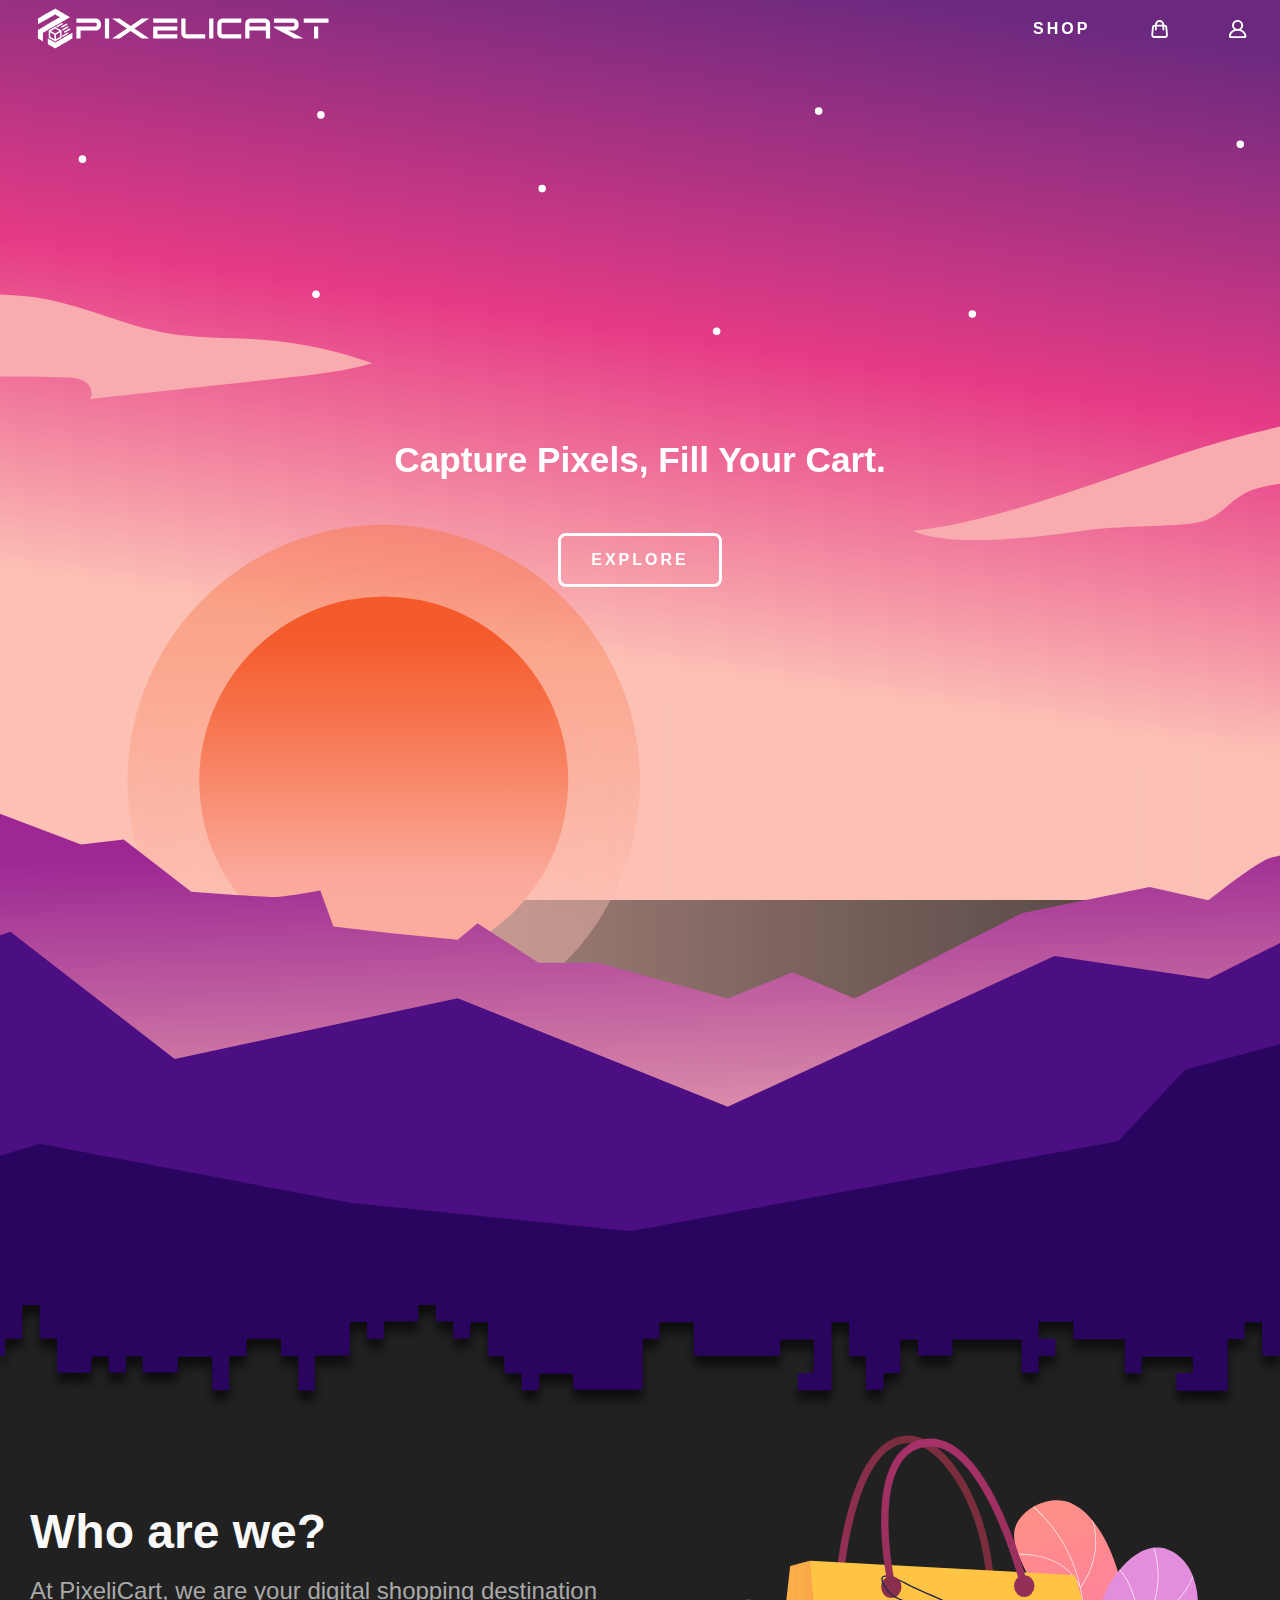
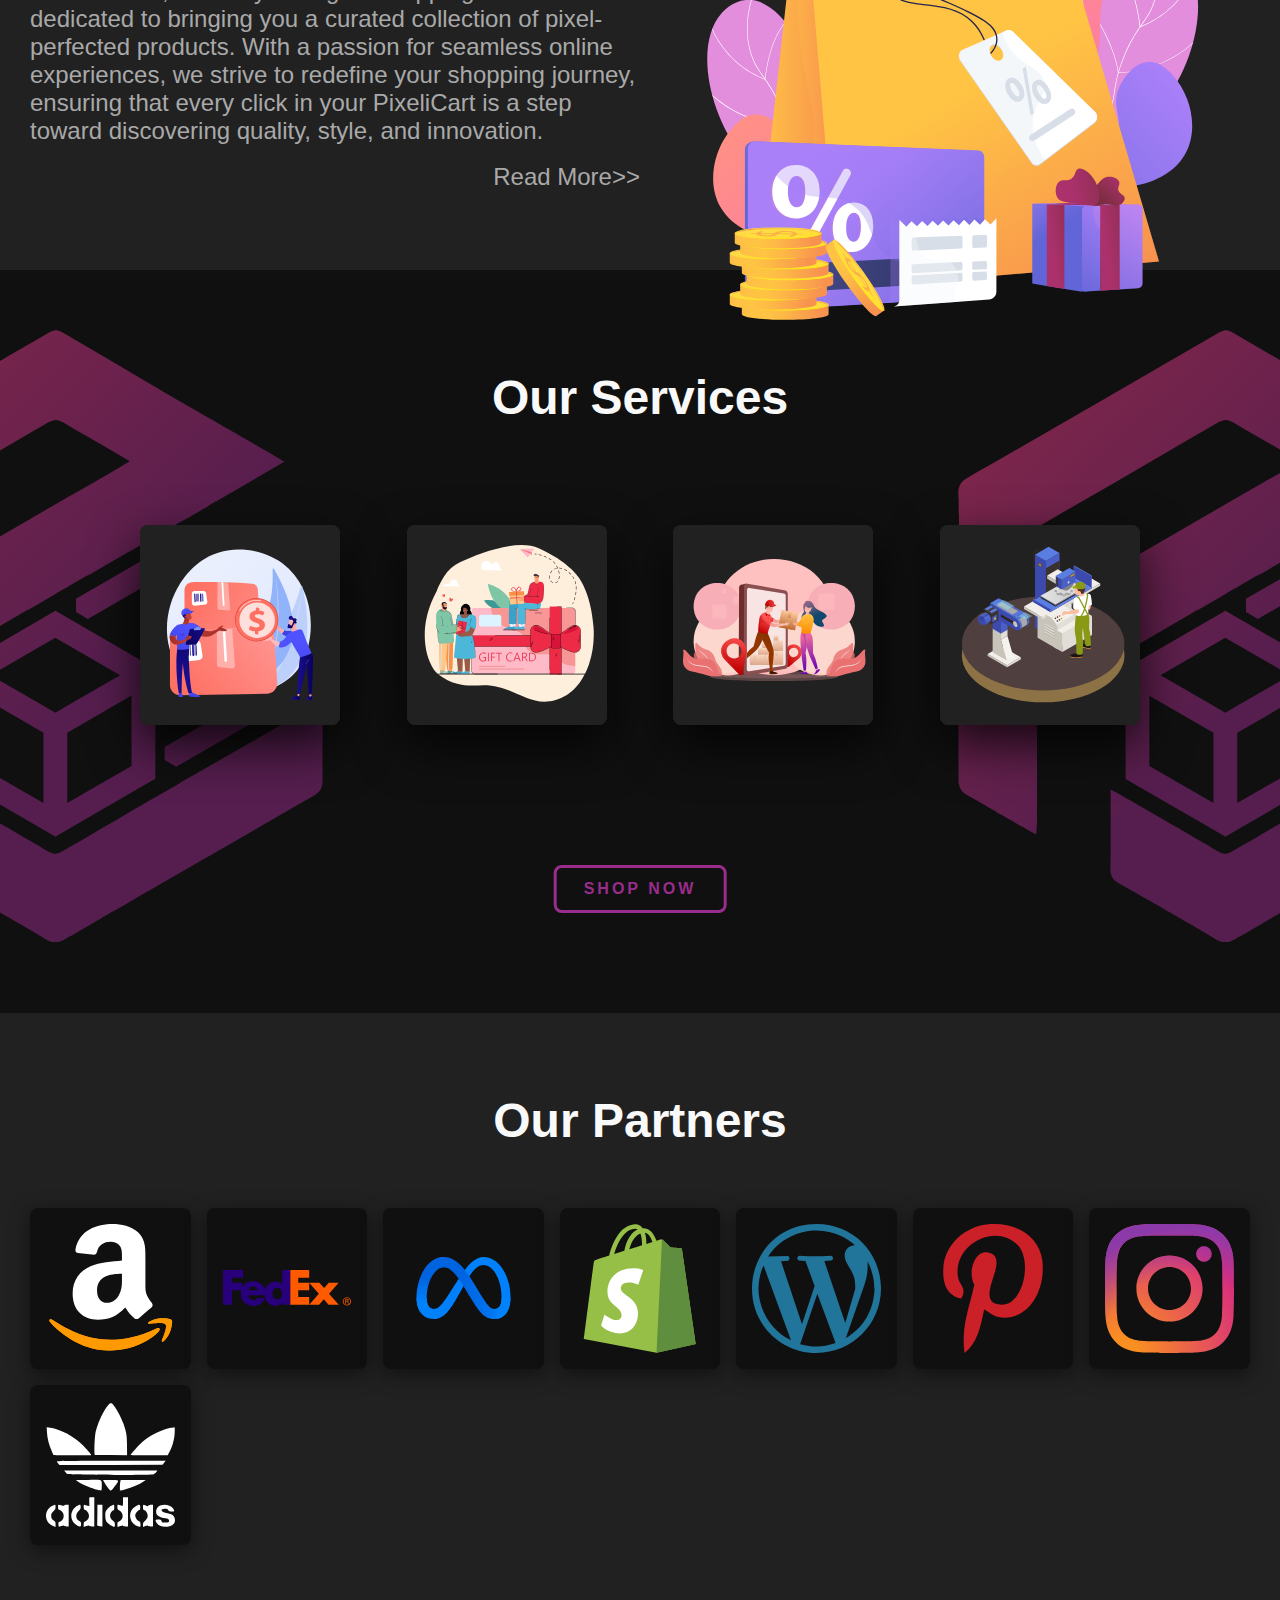
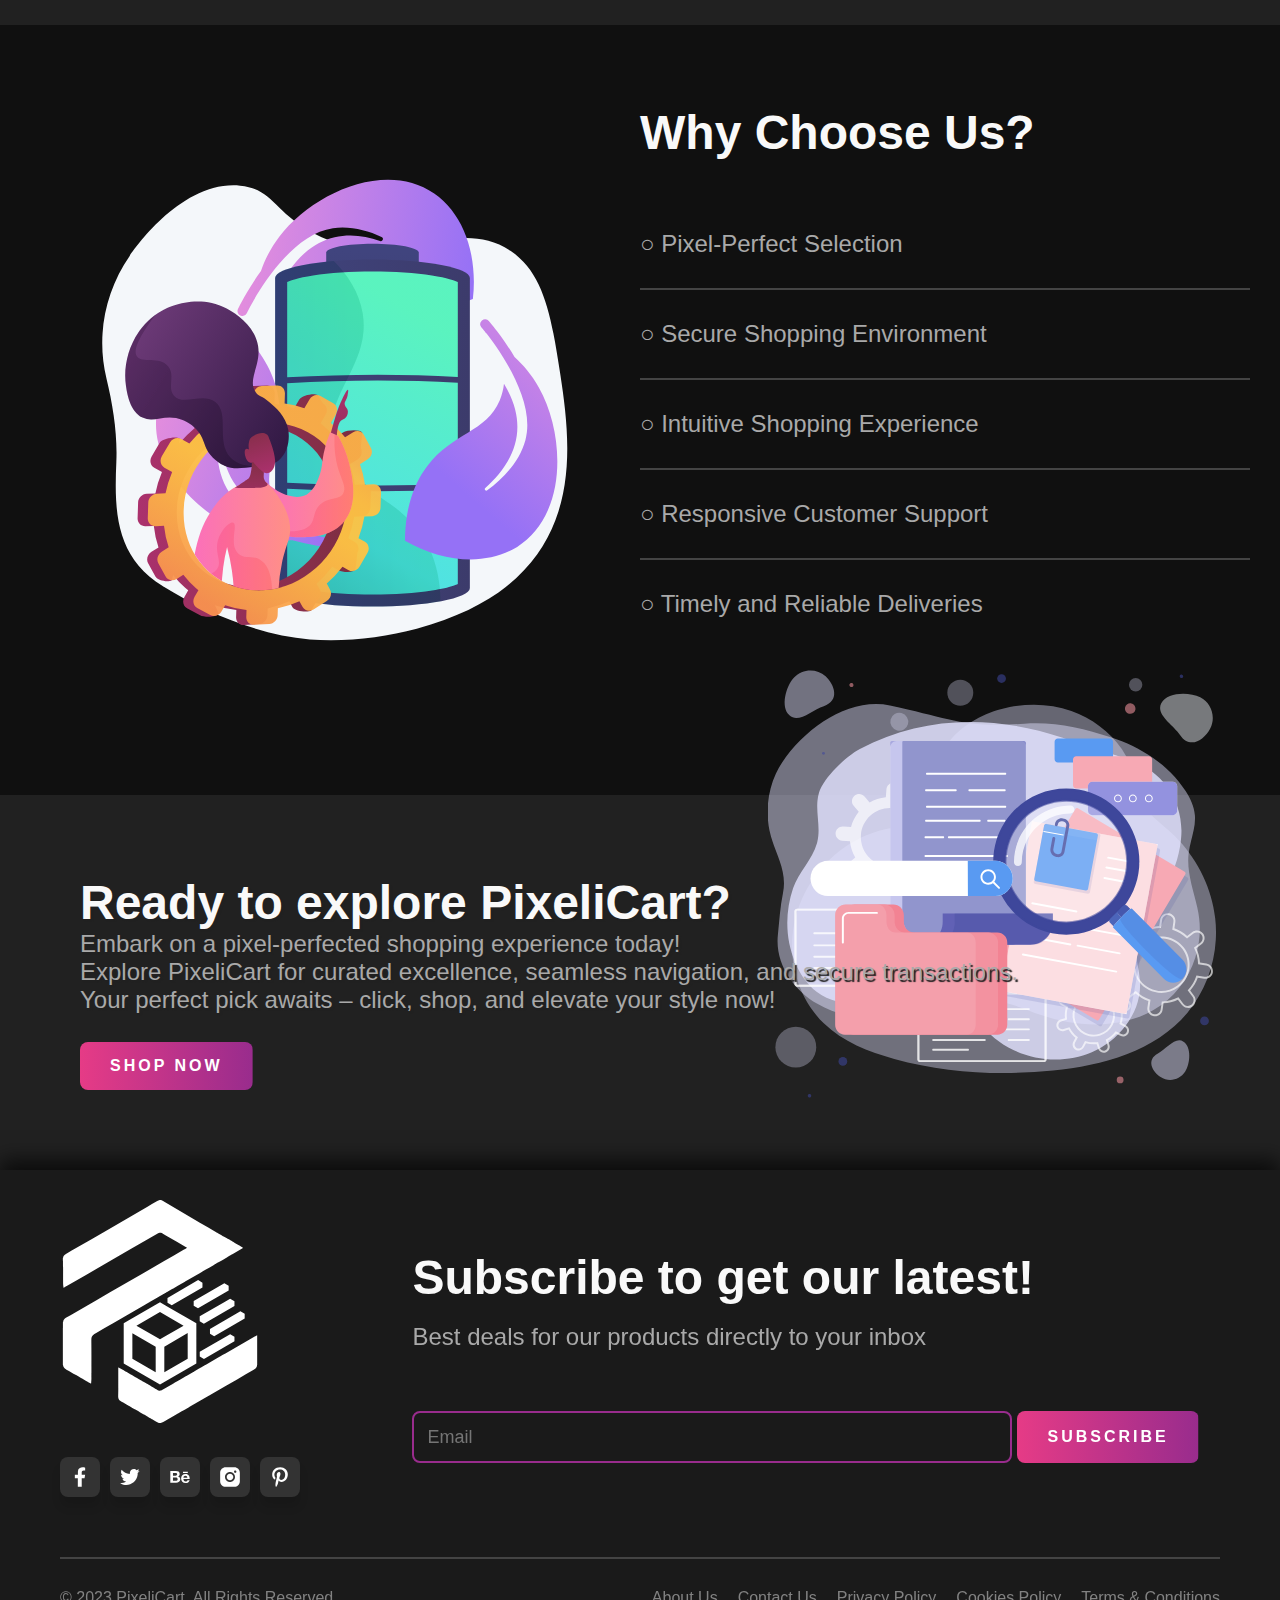
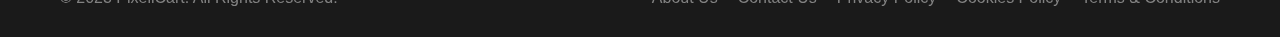
<file: index.html>
<!DOCTYPE html>
<html lang="en">
  <head>
    <meta charset="UTF-8" />
    <meta http-equiv="X-UA-Compatible" content="IE=edge" />
    <meta name="viewport" content="width=device-width, initial-scale=1.0" />
    <title>PixeliCart | Capture Pixels, Fill Your Cart.</title>
    <link rel="stylesheet" href="style.css" />
    <link
      rel="shortcut icon"
      href="content/logo/Pix - Favicon.svg"
      type="image/x-icon"
    />
  </head>

  <body class="home-page bg-primary">
    <header class="header" id="home-header">
      <div class="header-logo">
        <a href="index.html">
          <img
            src="content/logo/Pix - Horizontal - White.svg"
            alt="Pixeligente"
          />
        </a>
      </div>
      <nav class="nav">
        <ul>
          <li><a class="nav-link" href="shop.html">Shop</a></li>
          <li>
            <a href="cart.html"
              ><img class="nav-icon" src="content/icons/cart.svg" alt="cart"
            /></a>
          </li>
          <li>
            <a
              ><img
                class="nav-icon"
                src="content/icons/profile.svg"
                alt="profile"
            /></a>
          </li>
        </ul>
      </nav>
    </header>

    <section class="parallax-hero">
      <img src="content/assets/Pix - Asset 1.svg" id="asset1" />
      <img src="content/assets/Pix - Asset 2.svg" id="asset2" />
      <img src="content/assets/Pix - Asset 3.svg" id="asset3" />
      <img src="content/assets/Pix - Asset 4.svg" id="asset4" />
      <h2 id="tagline">Capture Pixels, Fill Your Cart.</h2>
      <img src="content/assets/Pix - Asset 5.svg" id="asset5" />
      <img src="content/assets/Pix - Asset 6.svg" id="asset6" />
      <a href="#sec-11" id="explore-btn">Explore</a>
      <img src="content/assets/Pix - Asset 7.svg" id="asset7" />
      <img src="content/assets/Pix - Asset 8.svg" id="asset8" />
      <img src="content/assets/Pix - Asset 9.svg" id="asset9" />
      <img src="content/assets/Pix - Asset 10.svg" id="asset10" />
    </section>

    <section id="sec-11" class="sec bg-primary">
      <div class="m30">
        <div class="img-text">
          <div class="text-111">
            <h1 class="text-primary text-lg">Who are we?</h1>
            <br />
            <p class="text-secondary text-md">
              At PixeliCart, we are your digital shopping destination dedicated
              to bringing you a curated collection of pixel-perfected products.
              With a passion for seamless online experiences, we strive to
              redefine your shopping journey, ensuring that every click in your
              PixeliCart is a step toward discovering quality, style, and
              innovation.
            </p>
            <br />
            <p class="text-right">
              <a class="link-secondary text-md" href="about.html"
                >Read More>></a
              >
            </p>
          </div>
          <img
            class="pix-111"
            src="content/imgs/Pix - pix-111.svg"
            alt="pix-111"
          />
        </div>
      </div>
    </section>

    <section id="sec-12" class="sec bg-secondary">
      <img
        class="logo-21"
        src="content/logo/Pix - Symbol - Gradient.svg"
        alt=""
      />
      <img
        class="logo-22"
        src="content/logo/Pix - Symbol - Gradient.svg"
        alt=""
      />

      <div class="m30">
        <h1 class="text-primary text-lg text-center">Our Services</h1>

        <div class="service-cards">
          <div class="card">
            <div class="face face1">
              <div class="content">
                <div class="card-img">
                  <img src="content/imgs/Pix - card-1.svg" alt="card-1" />
                </div>
              </div>
            </div>
            <div class="face face2">
              <div class="content">
                <h3 class="text-primary text-md">RETURNS & EXCHANGES</h3>
                <p class="text-secondary text-sm">
                  Lorem ipsum dolor sit amet consectetur adipisicing elit.
                </p>
              </div>
            </div>
          </div>
          <div class="card">
            <div class="face face1">
              <div class="content">
                <div class="card-img">
                  <img src="content/imgs/Pix - card-2.svg" alt="card-2" />
                </div>
              </div>
            </div>
            <div class="face face2">
              <div class="content">
                <h3 class="text-primary text-md">GIFT CARDS</h3>
                <p class="text-secondary text-sm">
                  Lorem ipsum dolor sit amet consectetur adipisicing elit.
                </p>
              </div>
            </div>
          </div>
          <div class="card">
            <div class="face face1">
              <div class="content">
                <div class="card-img">
                  <img src="content/imgs/Pix - card-3.svg" alt="card-3" />
                </div>
              </div>
            </div>
            <div class="face face2">
              <div class="content">
                <h3 class="text-primary text-md">FAST SHIPPING</h3>
                <p class="text-secondary text-sm">
                  Lorem ipsum dolor sit amet consectetur adipisicing elit.
                </p>
              </div>
            </div>
          </div>
          <div class="card">
            <div class="face face1">
              <div class="content">
                <div class="card-img">
                  <img src="content/imgs/Pix - card-4.svg" alt="card-4" />
                </div>
              </div>
            </div>
            <div class="face face2">
              <div class="content">
                <h3 class="text-primary text-md">HIGH QUALITY</h3>
                <p class="text-secondary text-sm">
                  Lorem ipsum dolor sit amet consectetur adipisicing elit.
                </p>
              </div>
            </div>
          </div>
        </div>
        <button
          class="btn btn-secondary btn-lg btn-111"
          onclick="window.location.href='shop.html'"
        >
          Shop Now
        </button>
      </div>
    </section>

    <section id="sec-13" class="sec bg-primary">
      <div class="m30">
        <h1 class="text-primary text-lg text-center">Our Partners</h1>
        <div class="partners">
          <div>
            <img src="content/icons/partners/amazon-icon-1.svg" alt="" />
          </div>
          <div>
            <img src="content/icons/partners/fedex-express-6.svg" alt="" />
          </div>
          <div><img src="content/icons/partners/meta-1.svg" alt="" /></div>
          <div><img src="content/icons/partners/shopify.svg" alt="" /></div>
          <div>
            <img src="content/icons/partners/wordpress-icon-1.svg" alt="" />
          </div>
          <div>
            <img src="content/icons/partners/pinterest-2-1.svg" alt="" />
          </div>
          <div>
            <img src="content/icons/partners/instagram-2016-5.svg" alt="" />
          </div>
          <div><img src="content/icons/partners/adidas-8.svg" alt="" /></div>
        </div>
      </div>
    </section>

    <section id="sec-14" class="sec bg-secondary">
      <div class="img-text-right m30">
        <img
          class="pix-141"
          src="content/imgs/Pix - pix-141.svg"
          alt="pix-141"
        />
        <div class="text-141 text-left">
          <h1 class="text-primary text-lg">Why Choose Us?</h1>
          <div class="text-md">
            <p class="text-secondary">○ Pixel-Perfect Selection</p>
            <hr />
            <p class="text-secondary">○ Secure Shopping Environment</p>
            <hr />
            <p class="text-secondary">○ Intuitive Shopping Experience</p>
            <hr />
            <p class="text-secondary">○ Responsive Customer Support</p>
            <hr />
            <p class="text-secondary">○ Timely and Reliable Deliveries</p>
          </div>
        </div>
      </div>
    </section>

    <section id="sec-15" class="sec bg-primary">
      <div class="m30">
        <img
          class="pix-151"
          src="content/imgs/Pix - pix-151.svg"
          alt="pix-151"
        />
        <div class="text-151 text-left">
          <h1 class="text-primary text-lg">Ready to explore PixeliCart?</h1>
          <div class="text-secondary text-md">
            <pre>
Embark on a pixel-perfected shopping experience today!
Explore PixeliCart for curated excellence, seamless navigation, and secure transactions.
Your perfect pick awaits – click, shop, and elevate your style now!
            </pre>
          </div>
        </div>
        <button
          class="btn btn-primary btn-lg btn-151"
          onclick="window.location.href='shop.html'"
        >
          Shop Now
        </button>
      </div>
    </section>

    <footer class="footer">
      <section class="footer-top">
        <div class="col-1">
          <div class="footer-logo">
            <img
              src="content/logo/Pix - Symbol - White.svg"
              alt="Pixeligente"
            />
          </div>
          <div class="social-media">
            <ul class="wrapper">
              <li class="icon fb">
                <span class="tooltip">Facebook</span>
                <img
                  src="content/icons/social-media/Facebook.svg"
                  width="20px"
                  alt=""
                />
              </li>
              <li class="icon tw">
                <span class="tooltip">Twitter</span>
                <img
                  src="content/icons/social-media/Twitter.svg"
                  width="20px"
                  alt=""
                />
              </li>
              <li class="icon be">
                <span class="tooltip">Behance</span>
                <img
                  src="content/icons/social-media/Behance.svg"
                  width="20px"
                  alt=""
                />
              </li>
              <li class="icon ig">
                <span class="tooltip">Instagram</span>
                <img
                  src="content/icons/social-media/Instagram.svg"
                  width="20px"
                  alt=""
                />
              </li>
              <li class="icon pin">
                <span class="tooltip">Pinterest</span>
                <img
                  src="content/icons/social-media/Pinterest.svg"
                  width="20px"
                  alt=""
                />
              </li>
            </ul>
          </div>
        </div>

        <div class="col-2">
          <h1 class="text-primary text-lg">Subscribe to get our latest!</h1>
          <br />
          <p class="text-secondary text-md">
            Best deals for our products directly to your inbox
          </p>
          <div class="subscribe">
            <form>
              <input
                name="email"
                type="email"
                class="sub-input"
                autocomplete="on"
                placeholder="Email"
              />
              <input
                class="btn btn-primary btn-lg sub-btn"
                type="submit"
                value="Subscribe"
              />
            </form>
          </div>
        </div>
      </section>
      <hr />
      <section class="footer-bottom">
        <p class="copyright">© 2023 PixeliCart. All Rights Reserved.</p>
        <nav class="policies">
          <ul>
            <li><a class="policy-link" href="about.html">About Us</a></li>
            <li><a class="policy-link" href="contact.html">Contact Us</a></li>
            <li><a class="policy-link">Privacy Policy</a></li>
            <li><a class="policy-link">Cookies Policy</a></li>
            <li><a class="policy-link">Terms & Conditions</a></li>
          </ul>
        </nav>
      </section>
    </footer>

    <script src="script.js"></script>
  </body>
</html>
</file>
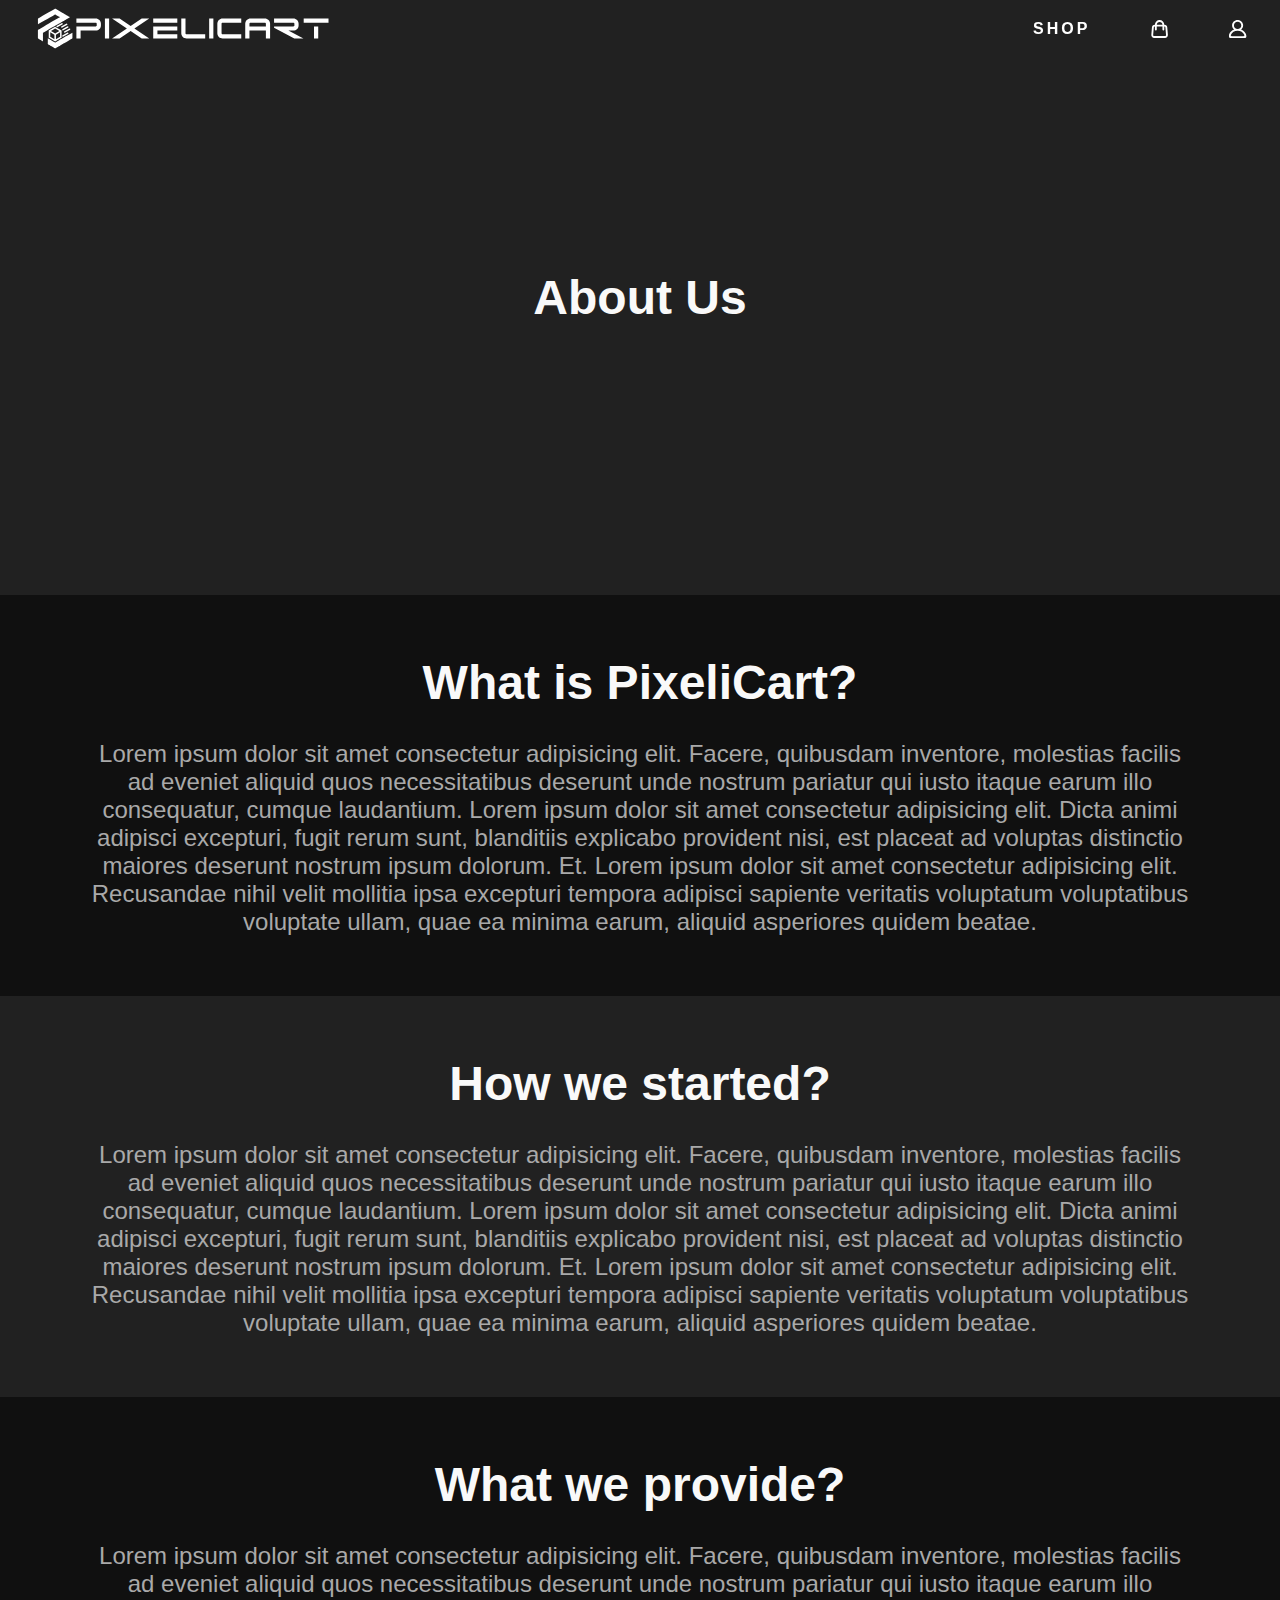
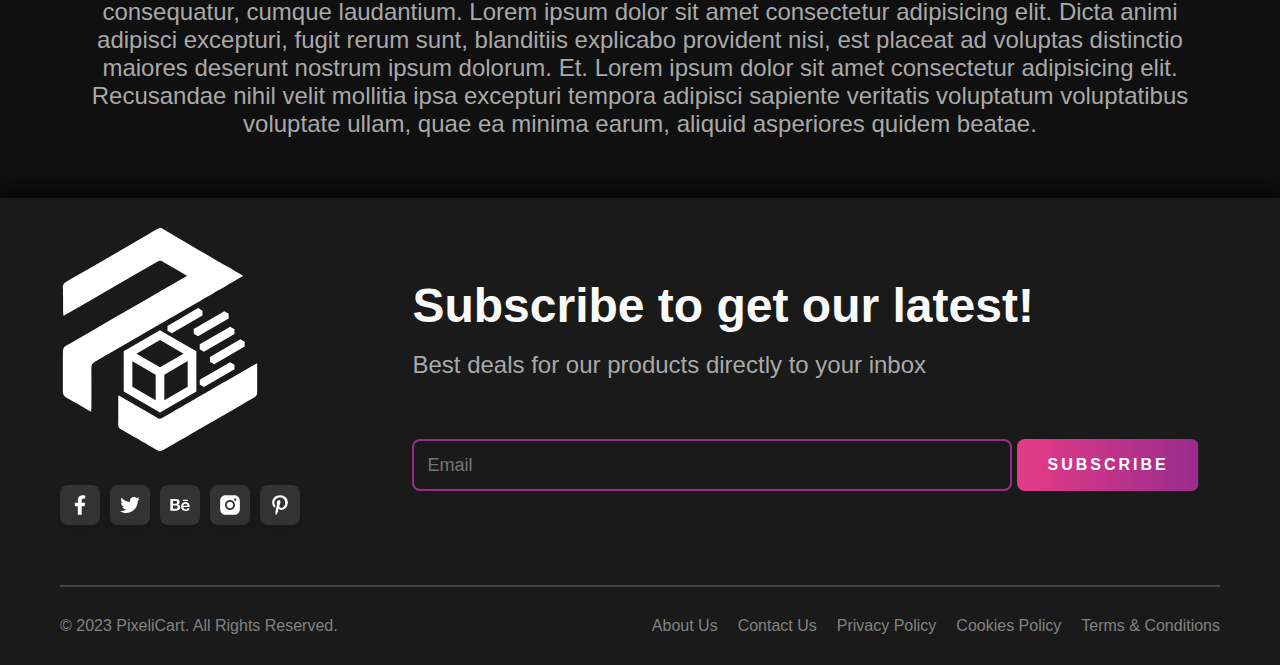
<file: about.html>
<!DOCTYPE html>
<html lang="en">
  <head>
    <meta charset="UTF-8" />
    <meta http-equiv="X-UA-Compatible" content="IE=edge" />
    <meta name="viewport" content="width=device-width, initial-scale=1.0" />
    <title>About Us | PixeliCart</title>
    <link rel="stylesheet" href="style.css" />
    <link
      rel="shortcut icon"
      href="content/logo/Pix - Favicon.svg"
      type="image/x-icon"
    />
  </head>

  <body class="about-page bg-primary">
    <header class="header" id="about-header">
      <div class="header-logo">
        <a href="index.html">
          <img
            src="content/logo/Pix - Horizontal - White.svg"
            alt="Pixeligente"
          />
        </a>
      </div>
      <nav class="nav">
        <ul>
          <li><a class="nav-link" href="shop.html">Shop</a></li>
          <li>
            <a href="cart.html"
              ><img class="nav-icon" src="content/icons/cart.svg" alt="cart"
            /></a>
          </li>
          <li>
            <a
              ><img
                class="nav-icon"
                src="content/icons/profile.svg"
                alt="profile"
            /></a>
          </li>
        </ul>
      </nav>
    </header>

    <h1 class="text-primary text-center text-lg about-title">About Us</h1>

    <section id="sec-21" class="sec bg-secondary">
      <div class="m30">
        <div class="text-211 text-center">
          <h2 class="text-primary text-lg">What is PixeliCart?</h2>
          <p class="text-secondary text-md">
            Lorem ipsum dolor sit amet consectetur adipisicing elit. Facere,
            quibusdam inventore, molestias facilis ad eveniet aliquid quos
            necessitatibus deserunt unde nostrum pariatur qui iusto itaque earum
            illo consequatur, cumque laudantium. Lorem ipsum dolor sit amet
            consectetur adipisicing elit. Dicta animi adipisci excepturi, fugit
            rerum sunt, blanditiis explicabo provident nisi, est placeat ad
            voluptas distinctio maiores deserunt nostrum ipsum dolorum. Et.
            Lorem ipsum dolor sit amet consectetur adipisicing elit. Recusandae
            nihil velit mollitia ipsa excepturi tempora adipisci sapiente
            veritatis voluptatum voluptatibus voluptate ullam, quae ea minima
            earum, aliquid asperiores quidem beatae.
          </p>
        </div>
      </div>
    </section>
    <section id="sec-21" class="sec">
      <div class="m30">
        <div class="text-211 text-center">
          <h2 class="text-primary text-lg">How we started?</h2>
          <p class="text-secondary text-md">
            Lorem ipsum dolor sit amet consectetur adipisicing elit. Facere,
            quibusdam inventore, molestias facilis ad eveniet aliquid quos
            necessitatibus deserunt unde nostrum pariatur qui iusto itaque earum
            illo consequatur, cumque laudantium. Lorem ipsum dolor sit amet
            consectetur adipisicing elit. Dicta animi adipisci excepturi, fugit
            rerum sunt, blanditiis explicabo provident nisi, est placeat ad
            voluptas distinctio maiores deserunt nostrum ipsum dolorum. Et.
            Lorem ipsum dolor sit amet consectetur adipisicing elit. Recusandae
            nihil velit mollitia ipsa excepturi tempora adipisci sapiente
            veritatis voluptatum voluptatibus voluptate ullam, quae ea minima
            earum, aliquid asperiores quidem beatae.
          </p>
        </div>
      </div>
    </section>
    <section id="sec-21" class="sec bg-secondary">
      <div class="m30">
        <div class="text-211 text-center">
          <h2 class="text-primary text-lg">What we provide?</h2>
          <p class="text-secondary text-md">
            Lorem ipsum dolor sit amet consectetur adipisicing elit. Facere,
            quibusdam inventore, molestias facilis ad eveniet aliquid quos
            necessitatibus deserunt unde nostrum pariatur qui iusto itaque earum
            illo consequatur, cumque laudantium. Lorem ipsum dolor sit amet
            consectetur adipisicing elit. Dicta animi adipisci excepturi, fugit
            rerum sunt, blanditiis explicabo provident nisi, est placeat ad
            voluptas distinctio maiores deserunt nostrum ipsum dolorum. Et.
            Lorem ipsum dolor sit amet consectetur adipisicing elit. Recusandae
            nihil velit mollitia ipsa excepturi tempora adipisci sapiente
            veritatis voluptatum voluptatibus voluptate ullam, quae ea minima
            earum, aliquid asperiores quidem beatae.
          </p>
        </div>
      </div>
    </section>

    <footer class="footer">
      <section class="footer-top">
        <div class="col-1">
          <div class="footer-logo">
            <img
              src="content/logo/Pix - Symbol - White.svg"
              alt="Pixeligente"
            />
          </div>
          <div class="social-media">
            <ul class="wrapper">
              <li class="icon fb">
                <span class="tooltip">Facebook</span>
                <img
                  src="content/icons/social-media/Facebook.svg"
                  width="20px"
                  alt=""
                />
              </li>
              <li class="icon tw">
                <span class="tooltip">Twitter</span>
                <img
                  src="content/icons/social-media/Twitter.svg"
                  width="20px"
                  alt=""
                />
              </li>
              <li class="icon be">
                <span class="tooltip">Behance</span>
                <img
                  src="content/icons/social-media/Behance.svg"
                  width="20px"
                  alt=""
                />
              </li>
              <li class="icon ig">
                <span class="tooltip">Instagram</span>
                <img
                  src="content/icons/social-media/Instagram.svg"
                  width="20px"
                  alt=""
                />
              </li>
              <li class="icon pin">
                <span class="tooltip">Pinterest</span>
                <img
                  src="content/icons/social-media/Pinterest.svg"
                  width="20px"
                  alt=""
                />
              </li>
            </ul>
          </div>
        </div>

        <div class="col-2">
          <h1 class="text-primary text-lg">Subscribe to get our latest!</h1>
          <br />
          <p class="text-secondary text-md">
            Best deals for our products directly to your inbox
          </p>
          <div class="subscribe">
            <form>
              <input
                name="email"
                type="email"
                class="sub-input"
                autocomplete="on"
                placeholder="Email"
              />
              <input
                class="btn btn-primary btn-lg sub-btn"
                type="submit"
                value="Subscribe"
              />
            </form>
          </div>
        </div>
      </section>
      <hr />
      <section class="footer-bottom">
        <p class="copyright">© 2023 PixeliCart. All Rights Reserved.</p>
        <nav class="policies">
          <ul>
            <li><a class="policy-link" href="about.html">About Us</a></li>
            <li><a class="policy-link" href="contact.html">Contact Us</a></li>
            <li><a class="policy-link">Privacy Policy</a></li>
            <li><a class="policy-link">Cookies Policy</a></li>
            <li><a class="policy-link">Terms & Conditions</a></li>
          </ul>
        </nav>
      </section>
    </footer>

    <script src="script.js"></script>
  </body>
</html>
</file>
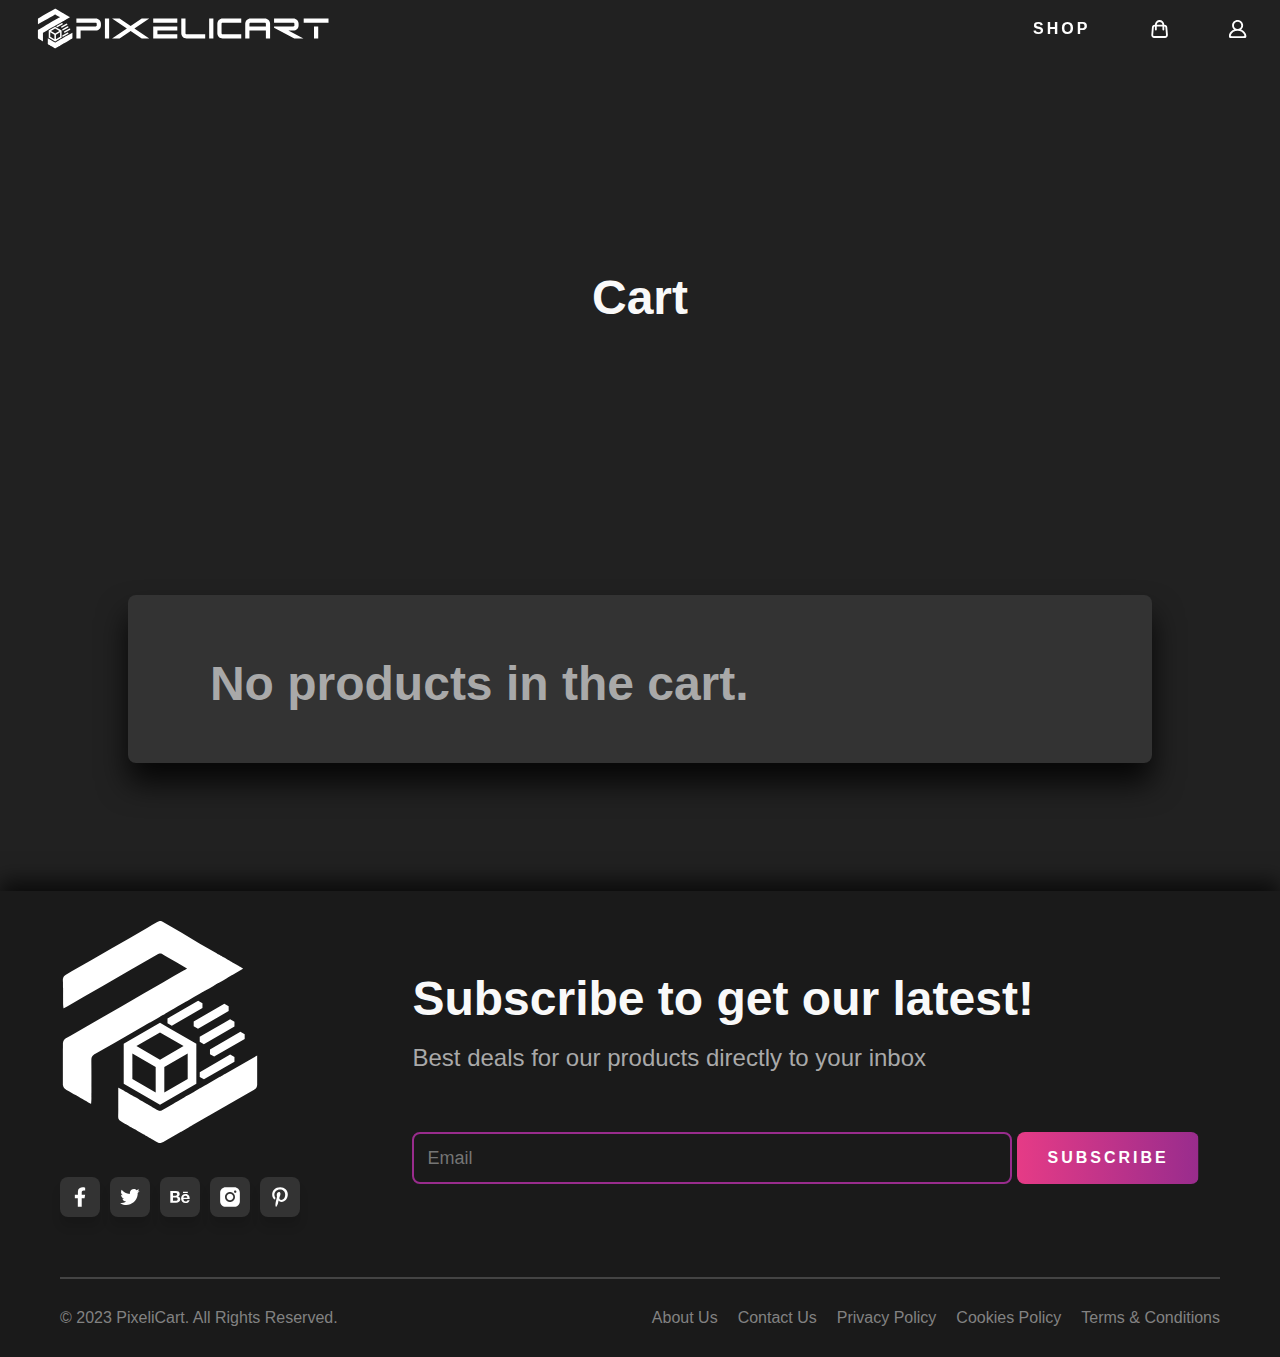
<file: cart.html>
<!DOCTYPE html>
<html lang="en">
  <head>
    <meta charset="UTF-8" />
    <meta http-equiv="X-UA-Compatible" content="IE=edge" />
    <meta name="viewport" content="width=device-width, initial-scale=1.0" />
    <title>Cart | PixeliCart</title>
    <link rel="stylesheet" href="style.css" />
    <link
      rel="shortcut icon"
      href="content/logo/Pix - Favicon.svg"
      type="image/x-icon"
    />
  </head>

  <body class="cart-page bg-primary">
    <header class="header" id="cart-header">
      <div class="header-logo">
        <a href="index.html">
          <img
            src="content/logo/Pix - Horizontal - White.svg"
            alt="Pixeligente"
          />
        </a>
      </div>
      <nav class="nav">
        <ul>
          <li><a class="nav-link" href="shop.html">Shop</a></li>
          <li>
            <a href="cart.html"
              ><img class="nav-icon" src="content/icons/cart.svg" alt="cart"
            /></a>
          </li>
          <li>
            <a
              ><img
                class="nav-icon"
                src="content/icons/profile.svg"
                alt="profile"
            /></a>
          </li>
        </ul>
      </nav>
    </header>

    <h1 class="text-primary text-center text-lg text-311">Cart</h1>
    <div class="product-sec">
      <h1 class="text-secondary text-lg">No products in the cart.</h1>
    </div>

    <footer class="footer">
      <section class="footer-top">
        <div class="col-1">
          <div class="footer-logo">
            <img
              src="content/logo/Pix - Symbol - White.svg"
              alt="Pixeligente"
            />
          </div>
          <div class="social-media">
            <ul class="wrapper">
              <li class="icon fb">
                <span class="tooltip">Facebook</span>
                <img
                  src="content/icons/social-media/Facebook.svg"
                  width="20px"
                  alt=""
                />
              </li>
              <li class="icon tw">
                <span class="tooltip">Twitter</span>
                <img
                  src="content/icons/social-media/Twitter.svg"
                  width="20px"
                  alt=""
                />
              </li>
              <li class="icon be">
                <span class="tooltip">Behance</span>
                <img
                  src="content/icons/social-media/Behance.svg"
                  width="20px"
                  alt=""
                />
              </li>
              <li class="icon ig">
                <span class="tooltip">Instagram</span>
                <img
                  src="content/icons/social-media/Instagram.svg"
                  width="20px"
                  alt=""
                />
              </li>
              <li class="icon pin">
                <span class="tooltip">Pinterest</span>
                <img
                  src="content/icons/social-media/Pinterest.svg"
                  width="20px"
                  alt=""
                />
              </li>
            </ul>
          </div>
        </div>

        <div class="col-2">
          <h1 class="text-primary text-lg">Subscribe to get our latest!</h1>
          <br />
          <p class="text-secondary text-md">
            Best deals for our products directly to your inbox
          </p>
          <div class="subscribe">
            <form>
              <input
                name="email"
                type="email"
                class="sub-input"
                autocomplete="on"
                placeholder="Email"
              />
              <input
                class="btn btn-primary btn-lg sub-btn"
                type="submit"
                value="Subscribe"
              />
            </form>
          </div>
        </div>
      </section>
      <hr />
      <section class="footer-bottom">
        <p class="copyright">© 2023 PixeliCart. All Rights Reserved.</p>
        <nav class="policies">
          <ul>
            <li><a class="policy-link" href="about.html">About Us</a></li>
            <li><a class="policy-link" href="contact.html">Contact Us</a></li>
            <li><a class="policy-link">Privacy Policy</a></li>
            <li><a class="policy-link">Cookies Policy</a></li>
            <li><a class="policy-link">Terms & Conditions</a></li>
          </ul>
        </nav>
      </section>
    </footer>

    <script src="script.js"></script>
  </body>
</html>
</file>
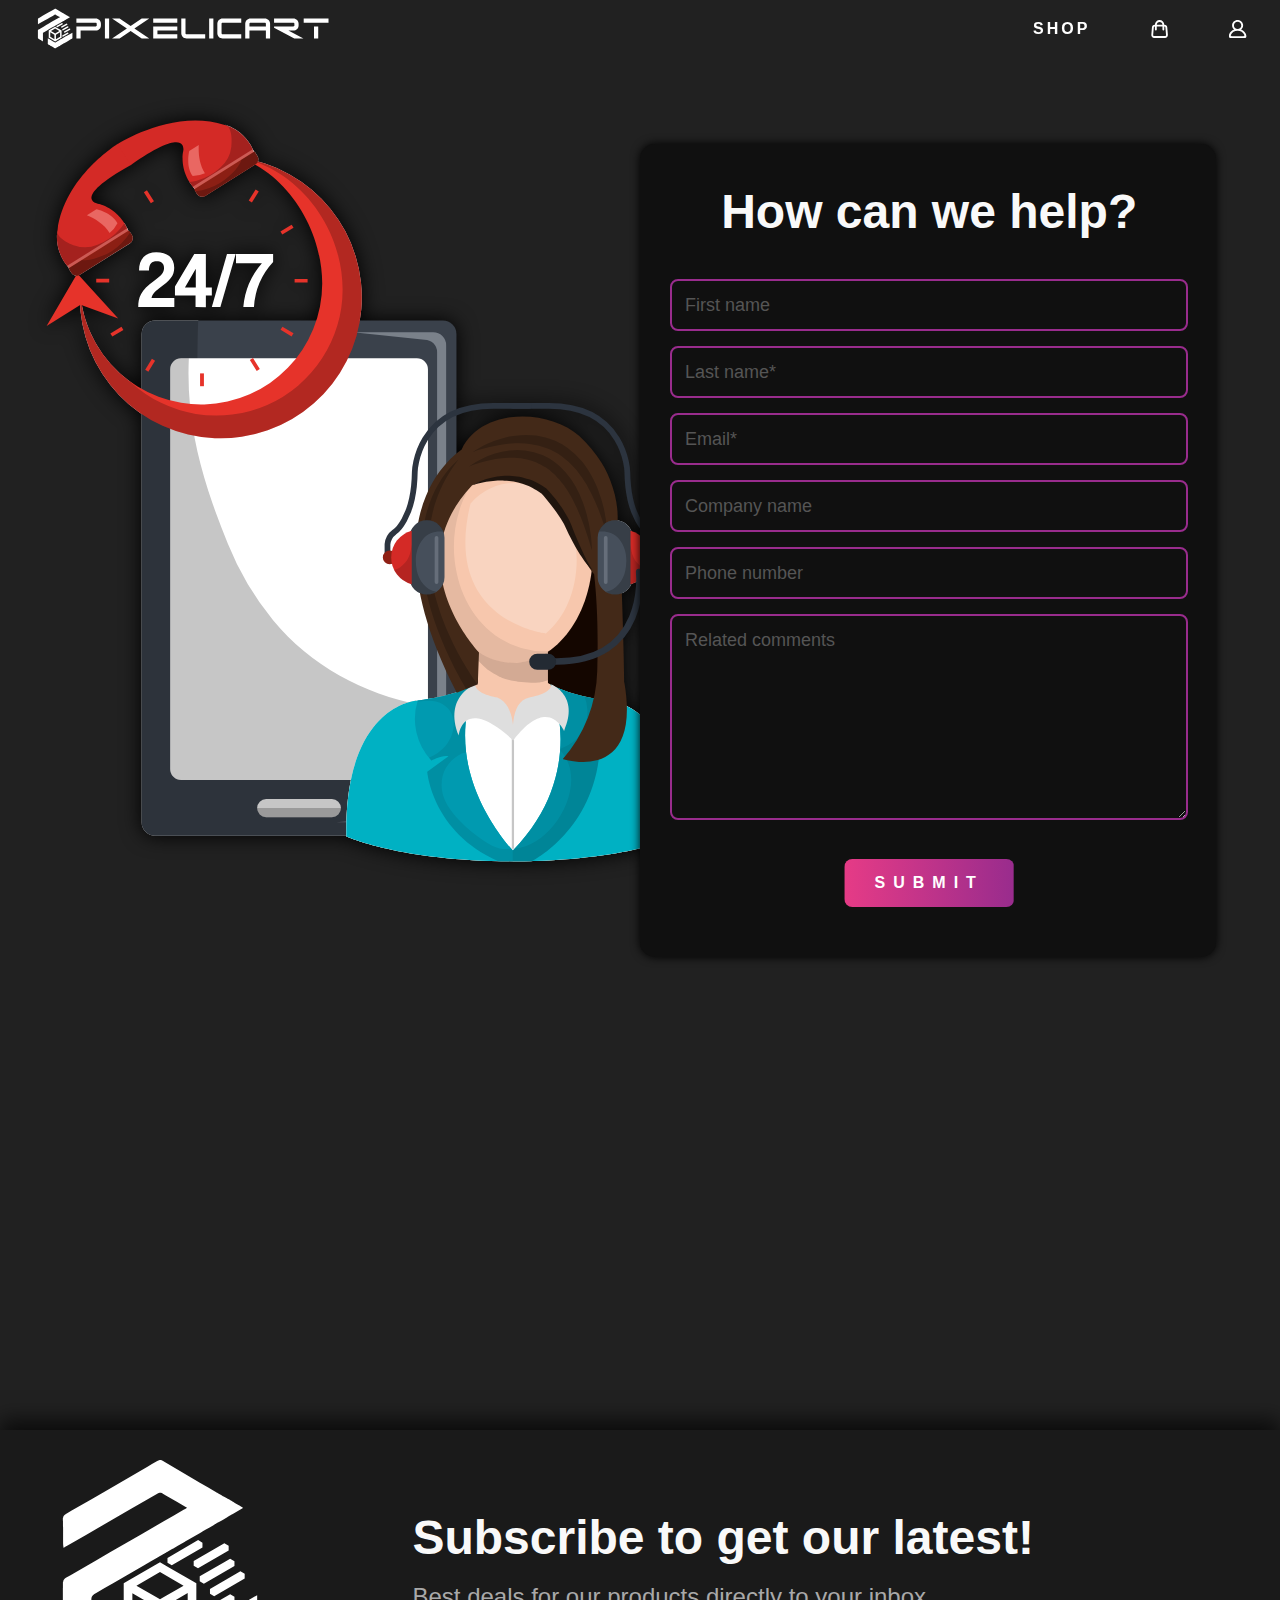
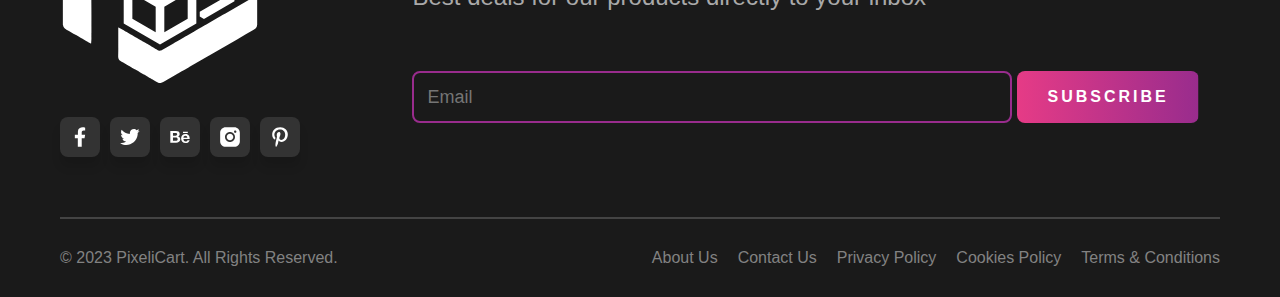
<file: contact.html>
<!DOCTYPE html>
<html lang="en">
  <head>
    <meta charset="UTF-8" />
    <meta http-equiv="X-UA-Compatible" content="IE=edge" />
    <meta name="viewport" content="width=device-width, initial-scale=1.0" />
    <title>Contact Us | PixeliCart</title>
    <link rel="stylesheet" href="style.css" />
    <link
      rel="shortcut icon"
      href="content/logo/Pix - Favicon.svg"
      type="image/x-icon"
    />
  </head>

  <body class="contact-page bg-primary">
    <header class="header" id="contact-header">
      <div class="header-logo">
        <a href="index.html">
          <img
            src="content/logo/Pix - Horizontal - White.svg"
            alt="Pixeligente"
          />
        </a>
      </div>
      <nav class="nav">
        <ul>
          <li><a class="nav-link" href="shop.html">Shop</a></li>
          <li>
            <a href="cart.html"
              ><img class="nav-icon" src="content/icons/cart.svg" alt="cart"
            /></a>
          </li>
          <li>
            <a
              ><img
                class="nav-icon"
                src="content/icons/profile.svg"
                alt="profile"
            /></a>
          </li>
        </ul>
      </nav>
    </header>

    <section id="sec-41" class="sec">
      <div class="pix-411">
        <img src="content/imgs/Pix - pix-411.svg" alt="pix-411" />
      </div>
      <div class="contact">
        <div class="contact-form">
          <h1 class="text-primary text-center text-lg">How can we help?</h1>
          <form>
            <input type="text" name="name" placeholder="First name" />
            <input
              type="text"
              required="required"
              name="name"
              placeholder="Last name*"
            />
            <input
              type="email"
              required="required"
              name="email"
              placeholder="Email*"
            />
            <input type="text" name="Company" placeholder="Company name" />
            <input type="tel" name="phone" placeholder="Phone number" />
            <textarea
              name="text"
              id=""
              rows="8"
              placeholder="Related comments"
            ></textarea>
            <button class="btn-send btn btn-primary btn-lg">Submit</button>
          </form>
        </div>
      </div>
    </section>

    <footer class="footer">
      <section class="footer-top">
        <div class="col-1">
          <div class="footer-logo">
            <img
              src="content/logo/Pix - Symbol - White.svg"
              alt="Pixeligente"
            />
          </div>
          <div class="social-media">
            <ul class="wrapper">
              <li class="icon fb">
                <span class="tooltip">Facebook</span>
                <img
                  src="content/icons/social-media/Facebook.svg"
                  width="20px"
                  alt=""
                />
              </li>
              <li class="icon tw">
                <span class="tooltip">Twitter</span>
                <img
                  src="content/icons/social-media/Twitter.svg"
                  width="20px"
                  alt=""
                />
              </li>
              <li class="icon be">
                <span class="tooltip">Behance</span>
                <img
                  src="content/icons/social-media/Behance.svg"
                  width="20px"
                  alt=""
                />
              </li>
              <li class="icon ig">
                <span class="tooltip">Instagram</span>
                <img
                  src="content/icons/social-media/Instagram.svg"
                  width="20px"
                  alt=""
                />
              </li>
              <li class="icon pin">
                <span class="tooltip">Pinterest</span>
                <img
                  src="content/icons/social-media/Pinterest.svg"
                  width="20px"
                  alt=""
                />
              </li>
            </ul>
          </div>
        </div>

        <div class="col-2">
          <h1 class="text-primary text-lg">Subscribe to get our latest!</h1>
          <br />
          <p class="text-secondary text-md">
            Best deals for our products directly to your inbox
          </p>
          <div class="subscribe">
            <form>
              <input
                name="email"
                type="email"
                class="sub-input"
                autocomplete="on"
                placeholder="Email"
              />
              <input
                class="btn btn-primary btn-lg sub-btn"
                type="submit"
                value="Subscribe"
              />
            </form>
          </div>
        </div>
      </section>
      <hr />
      <section class="footer-bottom">
        <p class="copyright">© 2023 PixeliCart. All Rights Reserved.</p>
        <nav class="policies">
          <ul>
            <li><a class="policy-link" href="about.html">About Us</a></li>
            <li><a class="policy-link" href="contact.html">Contact Us</a></li>
            <li><a class="policy-link">Privacy Policy</a></li>
            <li><a class="policy-link">Cookies Policy</a></li>
            <li><a class="policy-link">Terms & Conditions</a></li>
          </ul>
        </nav>
      </section>
    </footer>

    <script src="script.js"></script>
  </body>
</html>
</file>
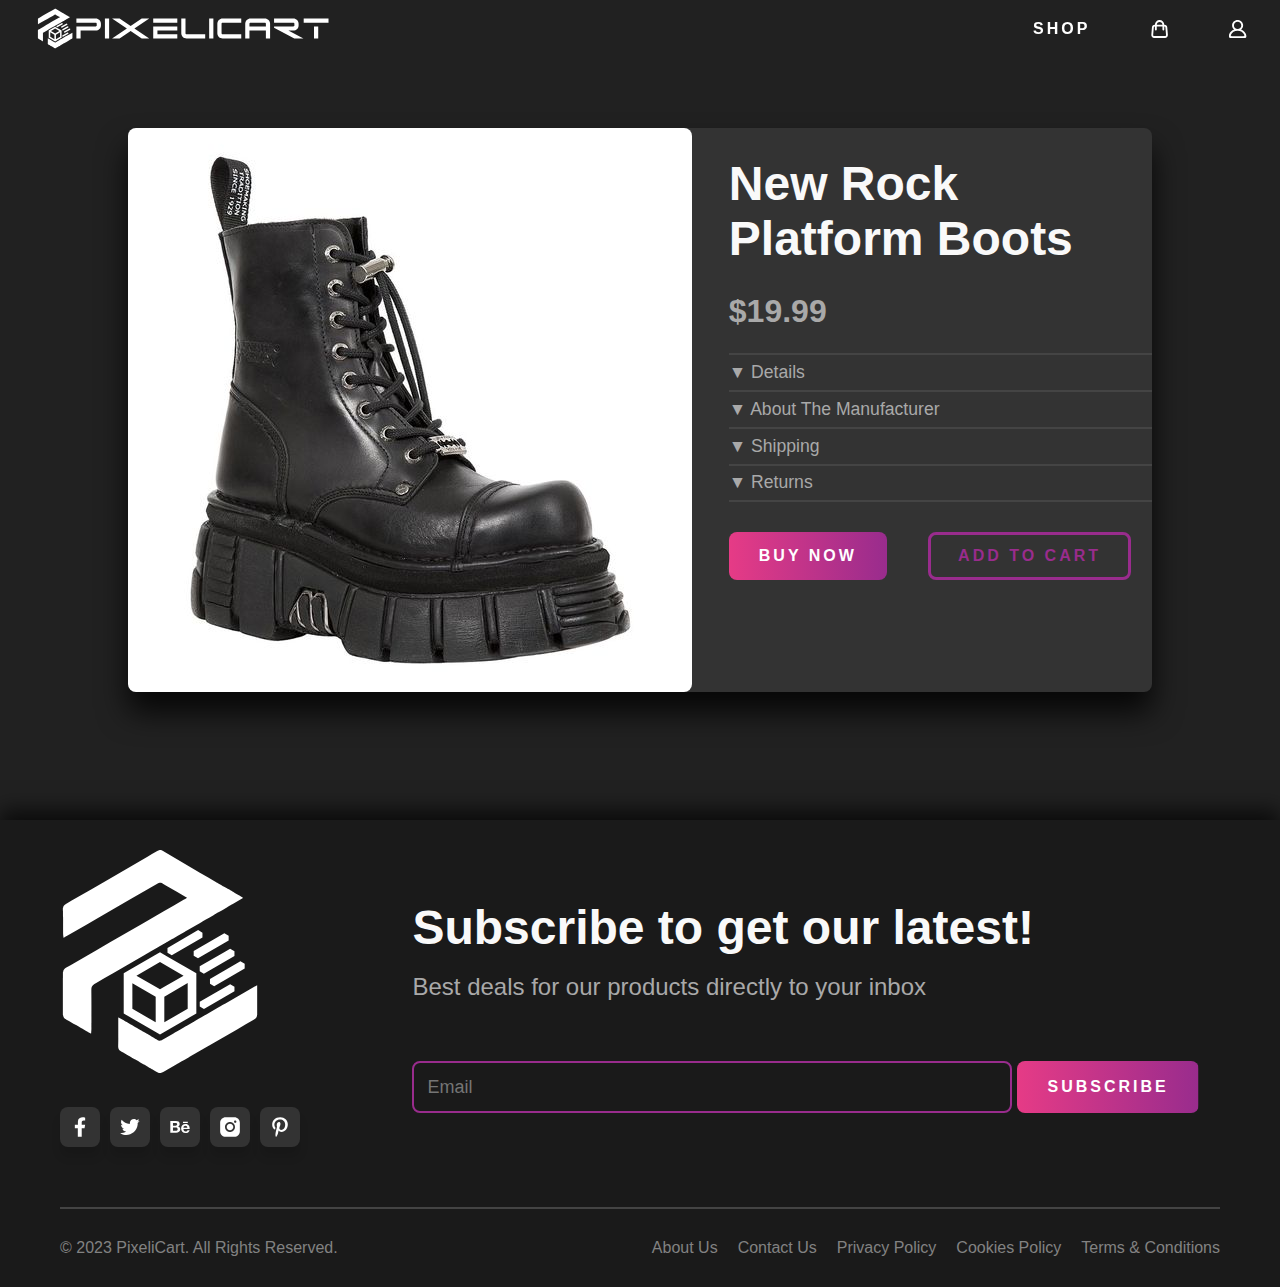
<file: product.html>
<!DOCTYPE html>
<html lang="en">
  <head>
    <meta charset="UTF-8" />
    <meta http-equiv="X-UA-Compatible" content="IE=edge" />
    <meta name="viewport" content="width=device-width, initial-scale=1.0" />
    <title>New Rock Platform Boots | PixeliCart</title>
    <link rel="stylesheet" href="style.css" />
    <link
      rel="shortcut icon"
      href="content/logo/Pix - Favicon.svg"
      type="image/x-icon"
    />
  </head>

  <body class="product-page bg-primary">
    <header class="header" id="product-header">
      <div class="header-logo">
        <a href="index.html">
          <img
            src="content/logo/Pix - Horizontal - White.svg"
            alt="Pixeligente"
          />
        </a>
      </div>
      <nav class="nav">
        <ul>
          <li><a class="nav-link" href="shop.html">Shop</a></li>
          <li>
            <a href="cart.html"
              ><img class="nav-icon" src="content/icons/cart.svg" alt="cart"
            /></a>
          </li>
          <li>
            <a
              ><img
                class="nav-icon"
                src="content/icons/profile.svg"
                alt="profile"
            /></a>
          </li>
        </ul>
      </nav>
    </header>

    <div class="product-sec">
      <img src="content/imgs/product.jpg" alt="New Rock Platform Boots" />
      <div>
        <h1 class="text-lg text-primary">New Rock Platform Boots</h1>
        <h1 class="text-secondary">$19.99</h1>
        <hr />
        <p class="text-secondary text-sm">▼ Details</p>
        <hr />
        <p class="text-secondary text-sm">▼ About The Manufacturer</p>
        <hr />
        <p class="text-secondary text-sm">▼ Shipping</p>
        <hr />
        <p class="text-secondary text-sm">▼ Returns</p>
        <hr />
        <button class="btn btn-primary btn-lg">Buy Now</button>
        <button class="btn btn-secondary btn-lg">Add to Cart</button>
      </div>
    </div>

    <footer class="footer">
      <section class="footer-top">
        <div class="col-1">
          <div class="footer-logo">
            <img
              src="content/logo/Pix - Symbol - White.svg"
              alt="Pixeligente"
            />
          </div>
          <div class="social-media">
            <ul class="wrapper">
              <li class="icon fb">
                <span class="tooltip">Facebook</span>
                <img
                  src="content/icons/social-media/Facebook.svg"
                  width="20px"
                  alt=""
                />
              </li>
              <li class="icon tw">
                <span class="tooltip">Twitter</span>
                <img
                  src="content/icons/social-media/Twitter.svg"
                  width="20px"
                  alt=""
                />
              </li>
              <li class="icon be">
                <span class="tooltip">Behance</span>
                <img
                  src="content/icons/social-media/Behance.svg"
                  width="20px"
                  alt=""
                />
              </li>
              <li class="icon ig">
                <span class="tooltip">Instagram</span>
                <img
                  src="content/icons/social-media/Instagram.svg"
                  width="20px"
                  alt=""
                />
              </li>
              <li class="icon pin">
                <span class="tooltip">Pinterest</span>
                <img
                  src="content/icons/social-media/Pinterest.svg"
                  width="20px"
                  alt=""
                />
              </li>
            </ul>
          </div>
        </div>

        <div class="col-2">
          <h1 class="text-primary text-lg">Subscribe to get our latest!</h1>
          <br />
          <p class="text-secondary text-md">
            Best deals for our products directly to your inbox
          </p>
          <div class="subscribe">
            <form>
              <input
                name="email"
                type="email"
                class="sub-input"
                autocomplete="on"
                placeholder="Email"
              />
              <input
                class="btn btn-primary btn-lg sub-btn"
                type="submit"
                value="Subscribe"
              />
            </form>
          </div>
        </div>
      </section>
      <hr />
      <section class="footer-bottom">
        <p class="copyright">© 2023 PixeliCart. All Rights Reserved.</p>
        <nav class="policies">
          <ul>
            <li><a class="policy-link" href="about.html">About Us</a></li>
            <li><a class="policy-link" href="contact.html">Contact Us</a></li>
            <li><a class="policy-link">Privacy Policy</a></li>
            <li><a class="policy-link">Cookies Policy</a></li>
            <li><a class="policy-link">Terms & Conditions</a></li>
          </ul>
        </nav>
      </section>
    </footer>

    <script src="script.js"></script>
  </body>
</html>
</file>
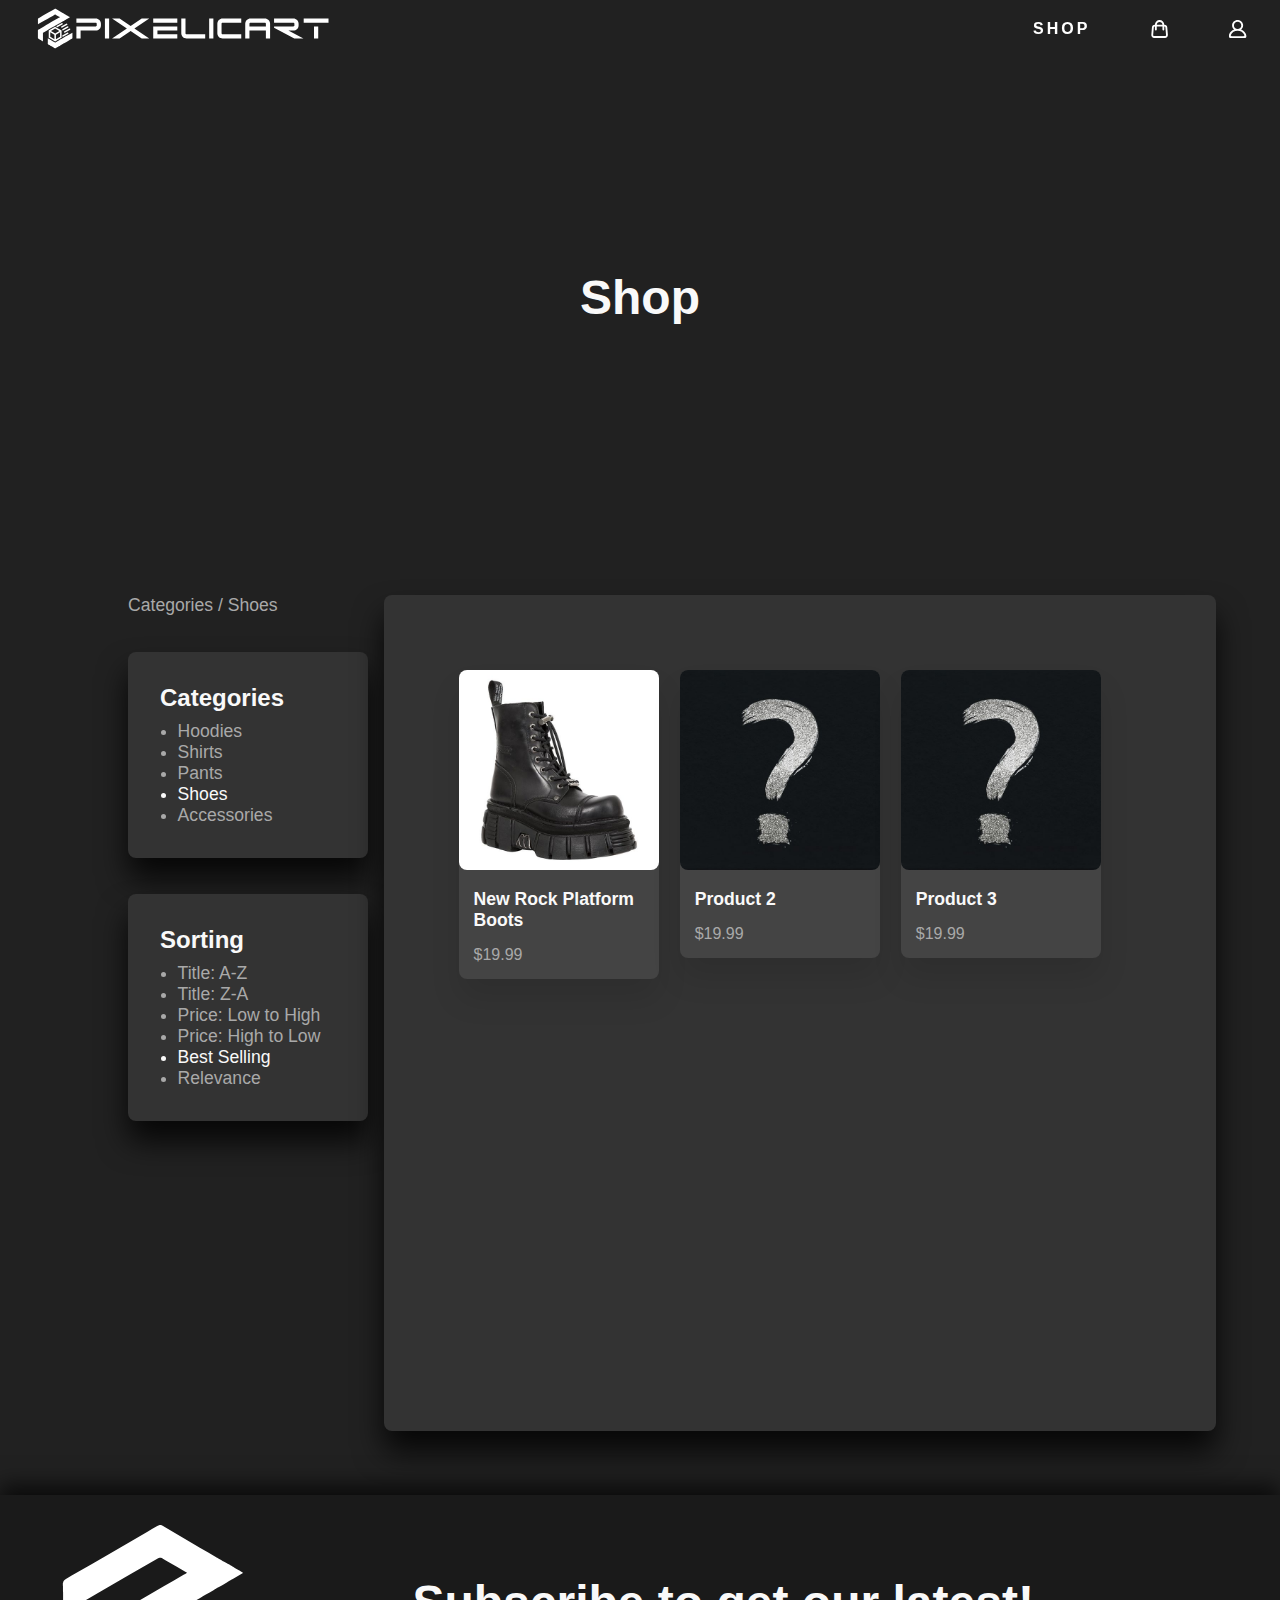
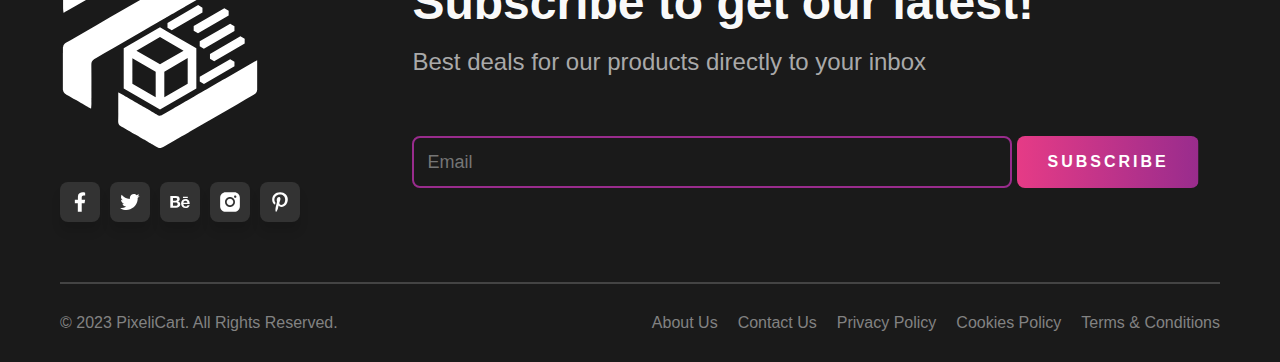
<file: shop.html>
<!DOCTYPE html>
<html lang="en">
  <head>
    <meta charset="UTF-8" />
    <meta http-equiv="X-UA-Compatible" content="IE=edge" />
    <meta name="viewport" content="width=device-width, initial-scale=1.0" />
    <title>Shop | PixeliCart</title>
    <link rel="stylesheet" href="style.css" />
    <link
      rel="shortcut icon"
      href="content/logo/Pix - Favicon.svg"
      type="image/x-icon"
    />
  </head>

  <body class="shop-page bg-primary">
    <header class="header" id="shop-header">
      <div class="header-logo">
        <a href="index.html">
          <img
            src="content/logo/Pix - Horizontal - White.svg"
            alt="Pixeligente"
          />
        </a>
      </div>
      <nav class="nav">
        <ul>
          <li><a class="nav-link" href="shop.html">Shop</a></li>
          <li>
            <a href="cart.html"
              ><img class="nav-icon" src="content/icons/cart.svg" alt="cart"
            /></a>
          </li>
          <li>
            <a
              ><img
                class="nav-icon"
                src="content/icons/profile.svg"
                alt="profile"
            /></a>
          </li>
        </ul>
      </nav>
    </header>

    <h1 class="text-primary text-center text-lg text-311">Shop</h1>

    <section id="sec-31" class="sec">
      <div class="shop-filters">
        <p class="text-secondary text-sm">Categories / Shoes</p>
        <div>
          <h1 class="text-primary text-md">Categories</h1>
          <ul class="text-secondary text-sm">
            <li>Hoodies</li>
            <li>Shirts</li>
            <li>Pants</li>
            <li class="text-primary">Shoes</li>
            <li>Accessories</li>
          </ul>
        </div>
        <div>
          <h1 class="text-primary text-md">Sorting</h1>
          <ul class="text-secondary text-sm">
            <li>Title: A-Z</li>
            <li>Title: Z-A</li>
            <li>Price: Low to High</li>
            <li>Price: High to Low</li>
            <li class="text-primary">Best Selling</li>
            <li>Relevance</li>
          </ul>
        </div>
      </div>
      <div class="shop-products">
        <div class="product-container">
          <a href="product.html">
            <img src="content/imgs/product.jpg" alt="New Rock Platform Boots" />
            <h2 class="product-title text-sm text-primary">
              New Rock Platform Boots
            </h2>
            <p class="product-price text-secondary">$19.99</p>
          </a>
        </div>
        <div class="product-container">
          <img src="content/imgs/noproduct.jpg" alt="Product 1" />
          <h2 class="product-title text-sm text-primary">Product 2</h2>
          <p class="product-price text-secondary">$19.99</p>
        </div>
        <div class="product-container">
          <img src="content/imgs/noproduct.jpg" alt="Product 1" />
          <h2 class="product-title text-sm text-primary">Product 3</h2>
          <p class="product-price text-secondary">$19.99</p>
        </div>
      </div>
    </section>

    <footer class="footer">
      <section class="footer-top">
        <div class="col-1">
          <div class="footer-logo">
            <img
              src="content/logo/Pix - Symbol - White.svg"
              alt="Pixeligente"
            />
          </div>
          <div class="social-media">
            <ul class="wrapper">
              <li class="icon fb">
                <span class="tooltip">Facebook</span>
                <img
                  src="content/icons/social-media/Facebook.svg"
                  width="20px"
                  alt=""
                />
              </li>
              <li class="icon tw">
                <span class="tooltip">Twitter</span>
                <img
                  src="content/icons/social-media/Twitter.svg"
                  width="20px"
                  alt=""
                />
              </li>
              <li class="icon be">
                <span class="tooltip">Behance</span>
                <img
                  src="content/icons/social-media/Behance.svg"
                  width="20px"
                  alt=""
                />
              </li>
              <li class="icon ig">
                <span class="tooltip">Instagram</span>
                <img
                  src="content/icons/social-media/Instagram.svg"
                  width="20px"
                  alt=""
                />
              </li>
              <li class="icon pin">
                <span class="tooltip">Pinterest</span>
                <img
                  src="content/icons/social-media/Pinterest.svg"
                  width="20px"
                  alt=""
                />
              </li>
            </ul>
          </div>
        </div>

        <div class="col-2">
          <h1 class="text-primary text-lg">Subscribe to get our latest!</h1>
          <br />
          <p class="text-secondary text-md">
            Best deals for our products directly to your inbox
          </p>
          <div class="subscribe">
            <form>
              <input
                name="email"
                type="email"
                class="sub-input"
                autocomplete="on"
                placeholder="Email"
              />
              <input
                class="btn btn-primary btn-lg sub-btn"
                type="submit"
                value="Subscribe"
              />
            </form>
          </div>
        </div>
      </section>
      <hr />
      <section class="footer-bottom">
        <p class="copyright">© 2023 PixeliCart. All Rights Reserved.</p>
        <nav class="policies">
          <ul>
            <li><a class="policy-link" href="about.html">About Us</a></li>
            <li><a class="policy-link" href="contact.html">Contact Us</a></li>
            <li><a class="policy-link">Privacy Policy</a></li>
            <li><a class="policy-link">Cookies Policy</a></li>
            <li><a class="policy-link">Terms & Conditions</a></li>
          </ul>
        </nav>
      </section>
    </footer>

    <script src="script.js"></script>
  </body>
</html>
</file>
<file: style.css>
* {
  margin: 0;
  padding: 0;
  box-sizing: border-box;
  font-family: "Trebuchet MS", "Lucida Sans Unicode", "Lucida Grande",
    "Lucida Sans", Arial, sans-serif;
  scroll-behavior: smooth;
}

:focus {
  outline: none;
}

html {
  max-width: 100%;
  overflow-x: hidden;
}

body {
  min-height: 100vh;
  user-select: none;
}

a {
  text-decoration: none;
}

.sec {
  position: relative;
}

.m30 {
  margin: 0 30px;
}

/* ================================= */
/* Background Colors */

.bg-primary {
  background: #212121;
}

.bg-secondary {
  background: #101010;
}

/* ================================= */
/* Header */

.header-logo {
  width: 300px;
}

.header {
  position: fixed;
  padding: 5px 40px;
  display: flex;
  left: 50%;
  width: 101%;
  transform: translate(-50%);
  justify-content: space-between;
  align-items: center;
  z-index: 9999;
  transition: 0.3s ease-in-out;
}

.filled {
  padding: 12px 60px;
  background: #1a1a1a;
  box-shadow: 0 10px 20px #000000aa;
}

.nav ul {
  display: flex;
}

.nav ul li {
  list-style: none;
  margin-left: 60px;
}

.nav-link {
  padding: 5px 0px;
  letter-spacing: 3px;
  font-weight: bold;
  text-transform: uppercase;
  color: white;
  transition: 0.3s;
}

.nav-icon {
  width: 18px;
}

.nav-icon:hover {
  cursor: pointer;
}

.nav-link:hover {
  color: #ff517f;
}

/* ================================= */
/* Footer */

.footer-logo {
  width: 200px;
}

.footer {
  position: absolute;
  width: 100%;
  padding: 30px 60px;
  background: #1a1a1a;
  box-shadow: 0 -10px 20px #000000aa;
}

.col-1,
.col-2 {
  display: inline-block;
  vertical-align: top;
}

.col-1 {
  width: 30%;
}

.col-2 {
  width: 69%;
  padding-top: 50px;
}

hr {
  border: 1px solid #444;
  margin: 30px 0;
}

.copyright {
  display: inline-block;
  color: #828282;
}

.policies {
  float: right;
}

.policies ul {
  display: flex;
}

.policies ul li {
  list-style: none;
  margin-left: 20px;
}

.policy-link {
  color: #828282;
  transition: 0.3s;
  cursor: pointer;
}

.policy-link:hover,
.active {
  color: #f9f9f9;
}

/* ================================= */
/* Social Media Icons */

.social-media {
  margin: 30px 0;
}

.wrapper {
  display: inline-flex;
  list-style: none;
}

.wrapper .icon {
  position: relative;
  background: #333;
  border-radius: 8px;
  padding: 5px;
  margin-right: 10px;
  width: 40px;
  height: 40px;
  font-size: 18px;
  display: flex;
  justify-content: center;
  align-items: center;
  flex-direction: column;
  box-shadow: 0 10px 10px rgba(0, 0, 0, 0.1);
  cursor: pointer;
  transition: all 0.2s cubic-bezier(0.68, -0.55, 0.265, 1.55);
}

.wrapper .tooltip {
  position: absolute;
  bottom: 0;
  font-size: 14px;
  background: #333;
  color: #ffffff;
  padding: 5px 8px;
  border-radius: 5px;
  box-shadow: 0 10px 10px rgba(0, 0, 0, 0.1);
  opacity: 0;
  pointer-events: none;
  transition: all 0.3s cubic-bezier(0.68, -0.55, 0.265, 1.55);
}

.wrapper .tooltip::before {
  position: absolute;
  content: "";
  height: 8px;
  width: 8px;
  background: #333;
  top: -3px;
  left: 50%;
  transform: translate(-50%) rotate(45deg);
  transition: all 0.3s cubic-bezier(0.68, -0.55, 0.265, 1.55);
}

.wrapper .icon:hover .tooltip {
  bottom: -35px;
  opacity: 1;
  visibility: visible;
  pointer-events: auto;
}

.wrapper .icon:hover span,
.wrapper .icon:hover .tooltip {
  text-shadow: 0px -1px 0px rgba(0, 0, 0, 0.1);
}

.wrapper .fb:hover,
.wrapper .fb:hover .tooltip,
.wrapper .fb:hover .tooltip::before {
  background: #3b5998;
}

.wrapper .tw:hover,
.wrapper .tw:hover .tooltip,
.wrapper .tw:hover .tooltip::before {
  background: #1da1f2;
}

.wrapper .be:hover,
.wrapper .be:hover .tooltip,
.wrapper .be:hover .tooltip::before {
  background: #053eff;
}

.wrapper .ig:hover,
.wrapper .ig:hover .tooltip,
.wrapper .ig:hover .tooltip::before {
  background: #e4405f;
}

.wrapper .pin:hover,
.wrapper .pin:hover .tooltip,
.wrapper .pin:hover .tooltip::before {
  background: #bd081c;
}

.subscribe form {
  position: relative;
  display: flex;
  margin-top: 60px;
}

.sub-input {
  color: white;
  font-weight: 500;
  font-size: 18px;
  border-radius: 8px;
  line-height: 22px;
  background-color: transparent;
  border: 2px solid #992c8d;
  transition: all 0.3s;
  padding: 13px;
  width: 600px;
  box-sizing: border-box;
  outline: 0;
}

.sub-input:focus {
  border: 2px solid #e63b86;
}

.sub-btn {
  margin-left: 5px;
}

/* ================================= */
/* Parallax Hero */

.parallax-hero {
  position: relative;
  height: 140vh;
  display: flex;
  justify-content: center;
  align-items: center;
}

.parallax-hero img {
  position: absolute;
  top: 0;
  left: 0;
  width: 100%;
  height: 100%;
  object-fit: cover;
  object-position: top;
  pointer-events: none;
}

#asset1 {
  position: fixed;
}

#asset10 {
  transform: translateY(139vh);
  filter: drop-shadow(0px 10px 5px #00000099);
  z-index: 1;
}

#tagline {
  position: relative;
  margin: 0 20px;
  transform: translateY(-170px);
  color: white;
  text-align: center;
  font-size: 2.2em;
}

#explore-btn {
  position: absolute;
  transform: translateY(-70px);
  text-decoration: none;
  display: inline-block;
  padding: 15px 30px;
  border: solid white 3px;
  border-radius: 8px;
  color: white;
  font-size: 1em;
  font-weight: bold;
  letter-spacing: 3px;
  text-transform: uppercase;
}

/* ================================= */
/* Text */

.text-center {
  text-align: center;
}

.text-left {
  text-align: left;
}

.text-right {
  text-align: right;
}

.text-primary {
  color: #f9f9f9;
}

.text-secondary {
  color: #a9a9a9;
}

.text-lg {
  font-size: 3em;
}

.text-md {
  font-size: 1.5em;
}

.text-sm {
  font-size: 1.1em;
}

/* ================================= */
/* Link */

.link-primary {
  color: #f9f9f9;
  transition: color 0.3s ease;
}

.link-primary:hover {
  color: #a9a9a9;
}

.link-secondary {
  color: #a9a9a9;
  transition: color 0.3s ease;
}

.link-secondary:hover {
  color: #f9f9f9;
}

/* ================================= */
/* Button Classes */

.btn {
  display: inline-block;
  border-radius: 8px;
  font-weight: bold;
  transition: 0.4s;
  font-size: 1em;
  letter-spacing: 3px;
  text-transform: uppercase;
  border: none;
  cursor: pointer;
}

.btn-primary {
  background: linear-gradient(
    90deg,
    #992c8d,
    #e63b86,
    #fcc0b5,
    #e63b86,
    #992c8d
  );
  background-size: 400% 400%;
  color: white;
  background-position: 100% 0;
}

.btn-primary:hover {
  background-position: 0;
}

.btn-secondary {
  background: linear-gradient(
    90deg,
    transparent,
    transparent,
    #fcc0b5,
    #e63b86,
    #992c8d
  );
  outline: 3px solid #992c8d;
  outline-offset: -3px;
  color: #992c8d;
  background-size: 400% 400%;
  background-position: 0% 0;
}

.btn-secondary:hover {
  outline: 3px solid transparent;
  outline-offset: -3px;
  color: white;
  background-position: 100% 0;
}

.btn-lg {
  padding: 15px 30px;
}

.btn-sm {
  padding: 7px 15px;
}

/* ================================= */
/* Home Page */

.img-text {
  display: flex;
}

.pix-111 {
  width: 50%;
  flex: 1;
  z-index: 1;
  transform: translateY(20%);
}

.text-111 {
  flex: 1;
  margin-top: 20%;
}

#sec-12 {
  padding: 100px 0;
}

.logo-21,
.logo-22 {
  position: absolute;
  width: 550px;
  opacity: 0.5;
  margin-top: -40px;
}

.logo-21 {
  transform: translateX(-40%);
}

.logo-22 {
  left: 100%;
  transform: translateX(-60%);
}

.service-cards {
  width: 1000px;
  position: relative;
  display: flex;
  left: 50%;
  transform: translateX(-50%);
  justify-content: space-between;
}

.service-cards .card {
  position: relative;
  border-radius: 10px;
}

.service-cards .card .card-img {
  position: absolute;
  top: 0;
  left: 0;
  width: 100%;
  height: 100%;
  transition: 0.7s;
}

.service-cards .card .face {
  width: 200px;
  height: 200px;
  transition: 0.5s;
  border-radius: 8px;
}

.service-cards .card .face.face1 {
  position: relative;
  background: #212121;
  display: flex;
  justify-content: center;
  align-items: center;
  z-index: 1;
  transform: translateY(100px);
}

.service-cards .card:hover .face.face1 {
  background: #333;
  transform: translateY(15px);
}

.service-cards .card .face.face1 .content {
  opacity: 1;
  transition: 0.5s;
}

.service-cards .card:hover .face.face1 .content {
  opacity: 1;
}

.service-cards .card .face.face2 {
  position: relative;
  background: #212121;
  display: flex;
  justify-content: center;
  align-items: center;
  padding: 20px;
  box-sizing: border-box;
  box-shadow: 0 20px 50px rgba(0, 0, 0, 0.8);
  transform: translateY(-100px);
}

.service-cards .card:hover .face.face2 {
  transform: translateY(0);
}

.btn-111 {
  position: relative;
  left: 50%;
  transform: translateX(-50%);
  margin-top: 40px;
}

#sec-13 {
  padding: 80px 0;
}

.partners {
  margin-top: 60px;
  display: grid;
  grid-template-columns: repeat(auto-fill, minmax(150px, 1fr));
  grid-gap: 1rem;
}

.partners > div {
  background: #101010;
  border-radius: 8px;
  padding: 1rem;
  display: grid;
  place-items: center;
  box-shadow: 0 5px 20px rgba(0, 0, 0, 0.5);
}

.partners > div::before {
  content: "";
  display: block;
  padding-bottom: 100%;
  grid-area: 1/1/2/2;
}

.partners > div img {
  width: 100%;
  grid-area: 1/1/2/2;
}

#sec-14 {
  padding: 80px 0;
}

.img-text-right {
  display: flex;
}

.pix-141 {
  flex: 1;
  width: 50%;
}

.text-141 {
  flex: 1;
}

.text-141 h1 {
  margin-bottom: 70px;
}

.text-141 hr {
  width: 100%;
}

#sec-15 {
  padding: 80px 0;
  display: flex;
}

.pix-151 {
  position: absolute;
  flex: 1;
  width: 35%;
  left: 60%;
  margin-top: -17%;
}

.text-151 {
  position: relative;
  padding: 0 50px;
  flex: 1;
  text-shadow: 2px 2px 1px #212121;
}

.btn-151 {
  position: relative;
  margin-left: 50px;
}

/* ================================= */
/* About Page */

.about-title {
  margin: 30vh 0;
}

#sec-21 {
  padding: 60px;
}

.text-211 h2 {
  margin-bottom: 30px;
}

/* ================================= */
/* Shop Page */

#sec-31 {
  min-height: 100vh;
  display: flex;
  justify-content: space-between;
}

.text-311 {
  margin: 30vh 0;
}

.shop-filters,
.shop-filters li {
  margin-left: 10%;
}

.shop-filters div {
  background-color: #333;
  width: 15rem;
  padding: 2rem;
  margin-top: 15%;
  border-radius: 8px;
  box-shadow: 0 20px 30px rgba(0, 0, 0, 0.8);
}

.shop-filters h1 {
  margin-bottom: 5%;
}

.shop-products {
  display: flex;
  background-color: #333;
  width: 65%;
  margin-right: 5%;
  margin-bottom: 5%;
  height: auto;
  padding: 4rem;
  border-radius: 8px;
  box-shadow: 0 20px 30px rgba(0, 0, 0, 0.8);
}

.product-container {
  background-color: #444;
  width: 200px;
  height: fit-content;
  margin: 1.5%;
  border-radius: 8px;
  box-shadow: 0 20px 30px rgba(0, 0, 0, 0.1);
  transition: 0.3s;
}

.product-container:hover {
  width: 220px;
  cursor: pointer;
}

.product-container img {
  max-width: 100%;
  height: auto;
  border-radius: 8px;
}

.product-title,
.product-price {
  margin: 15px;
}

/* ================================= */
/* Product Page */

.product-sec {
  display: flex;
  width: auto;
  margin: 10%;
  background-color: #333;
  border-radius: 8px;
  box-shadow: 0 20px 30px rgba(0, 0, 0, 0.8);
}

.product-sec img {
  border-radius: 8px;
}

.product-sec h1 {
  margin: 6% 0 5% 8%;
}

.product-sec hr {
  margin: 1.5% 0 1.5% 8%;
}

.product-sec p {
  margin-left: 8%;
}

.product-sec .btn {
  margin-left: 8%;
  margin-top: 5%;
}

/* ================================= */
/* Contact Page */

#sec-41 {
  display: flex;
  margin-top: 80px;
  min-height: 150vh;
}

.pix-411 {
  position: absolute;
  margin-top: 2%;
  width: 60%;
  float: left;
  filter: drop-shadow(0 0 10px #000);
}

.contact {
  background: #101010;
  width: 45%;
  height: fit-content;
  right: 5%;
  margin-top: 5%;
  position: absolute;
  box-shadow: 0 0 10px #000;
  border-radius: 15px;
}

.contact .contact-form {
  width: 90%;
  margin: 30px;
}

.contact .contact-form h1 {
  margin: 40px 0;
}

.contact .contact-form input,
.contact .contact-form textarea {
  color: white;
  font-weight: 500;
  font-size: 18px;
  border-radius: 8px;
  line-height: 22px;
  background-color: transparent;
  border: 2px solid #992c8d;
  transition: all 0.3s;
  padding: 13px;
  width: 100%;
  box-sizing: border-box;
  outline: 0;
  margin-bottom: 15px;
}

.contact .contact-form input:focus,
.contact .contact-form textarea:focus {
  border: 2px solid #e63b86;
}

.contact .contact-form input::placeholder,
.contact .contact-form textarea::placeholder {
  color: #555;
}

.contact .contact-form textarea {
  resize: vertical;
}

.contact .contact-form .btn-send {
  margin: 20px 0;
  letter-spacing: 8px;
  position: relative;
  left: 50%;
  transform: translateX(-50%);
}
</file>
